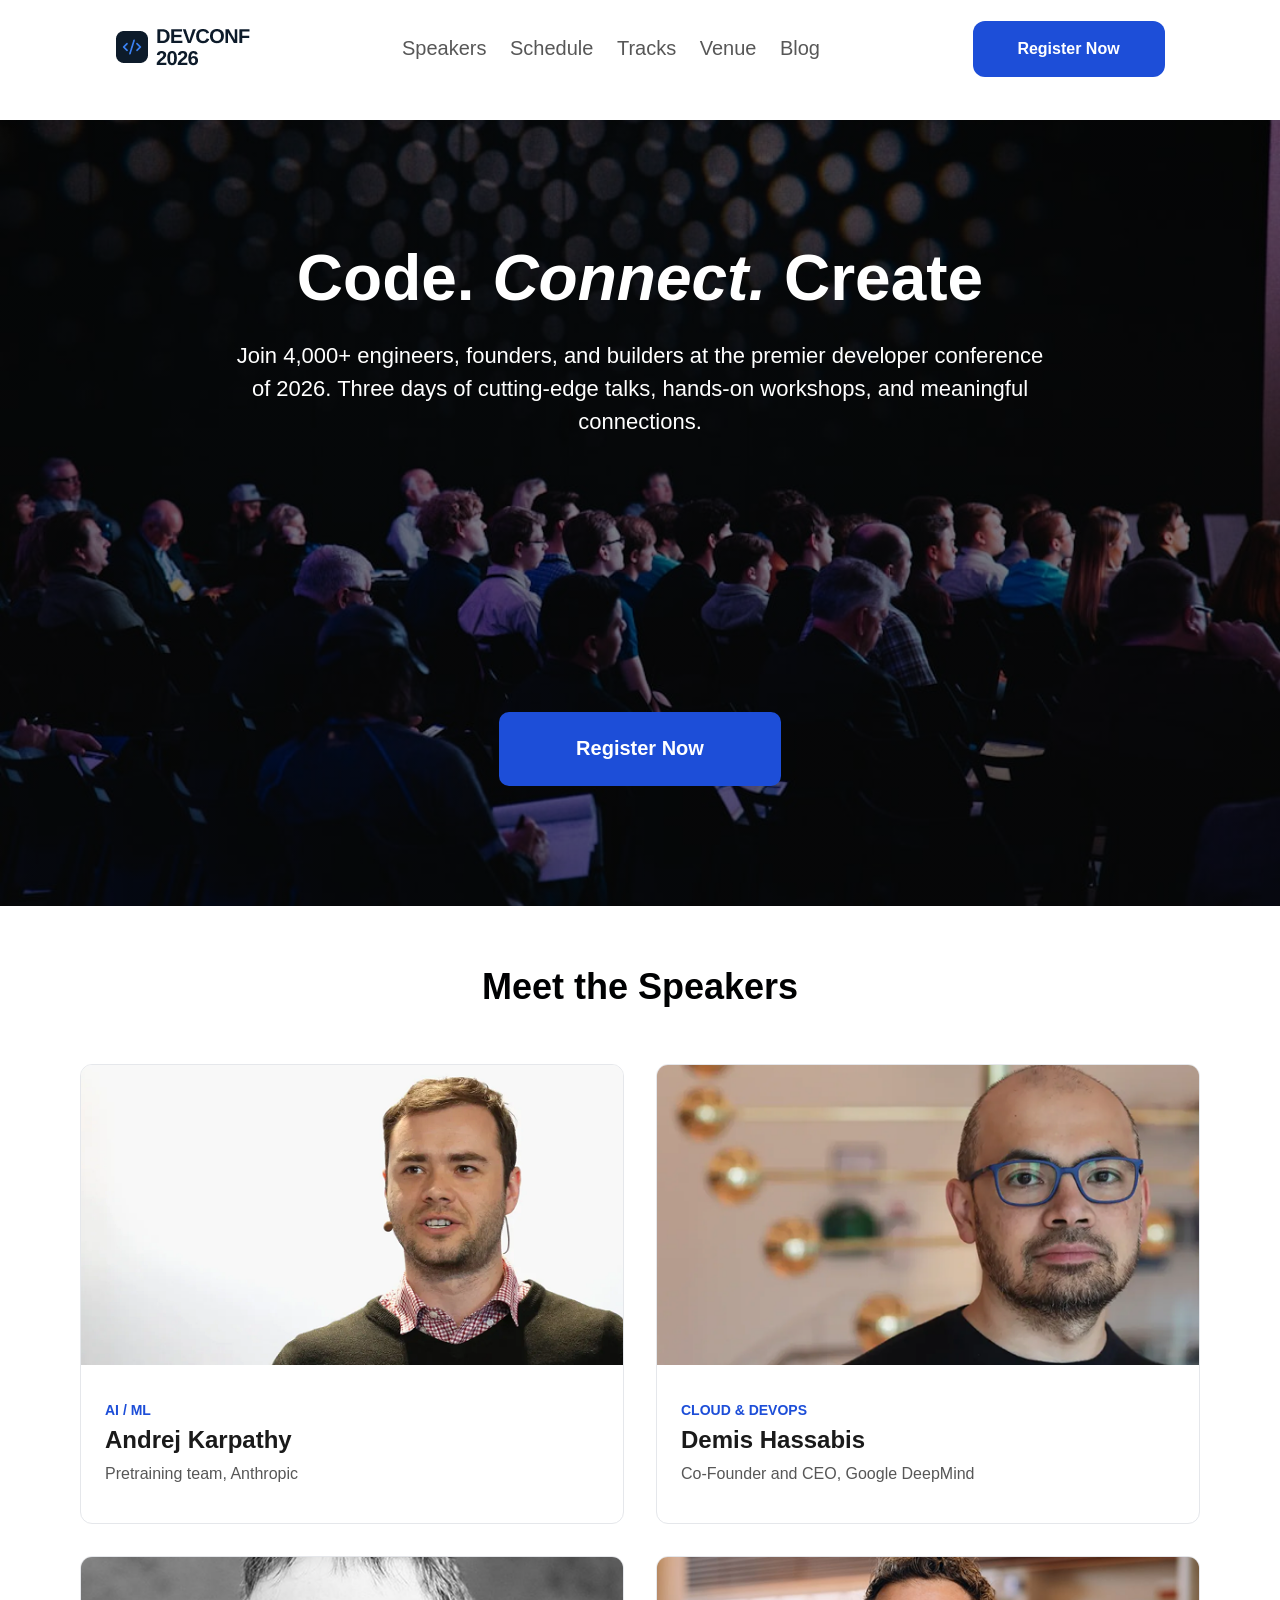
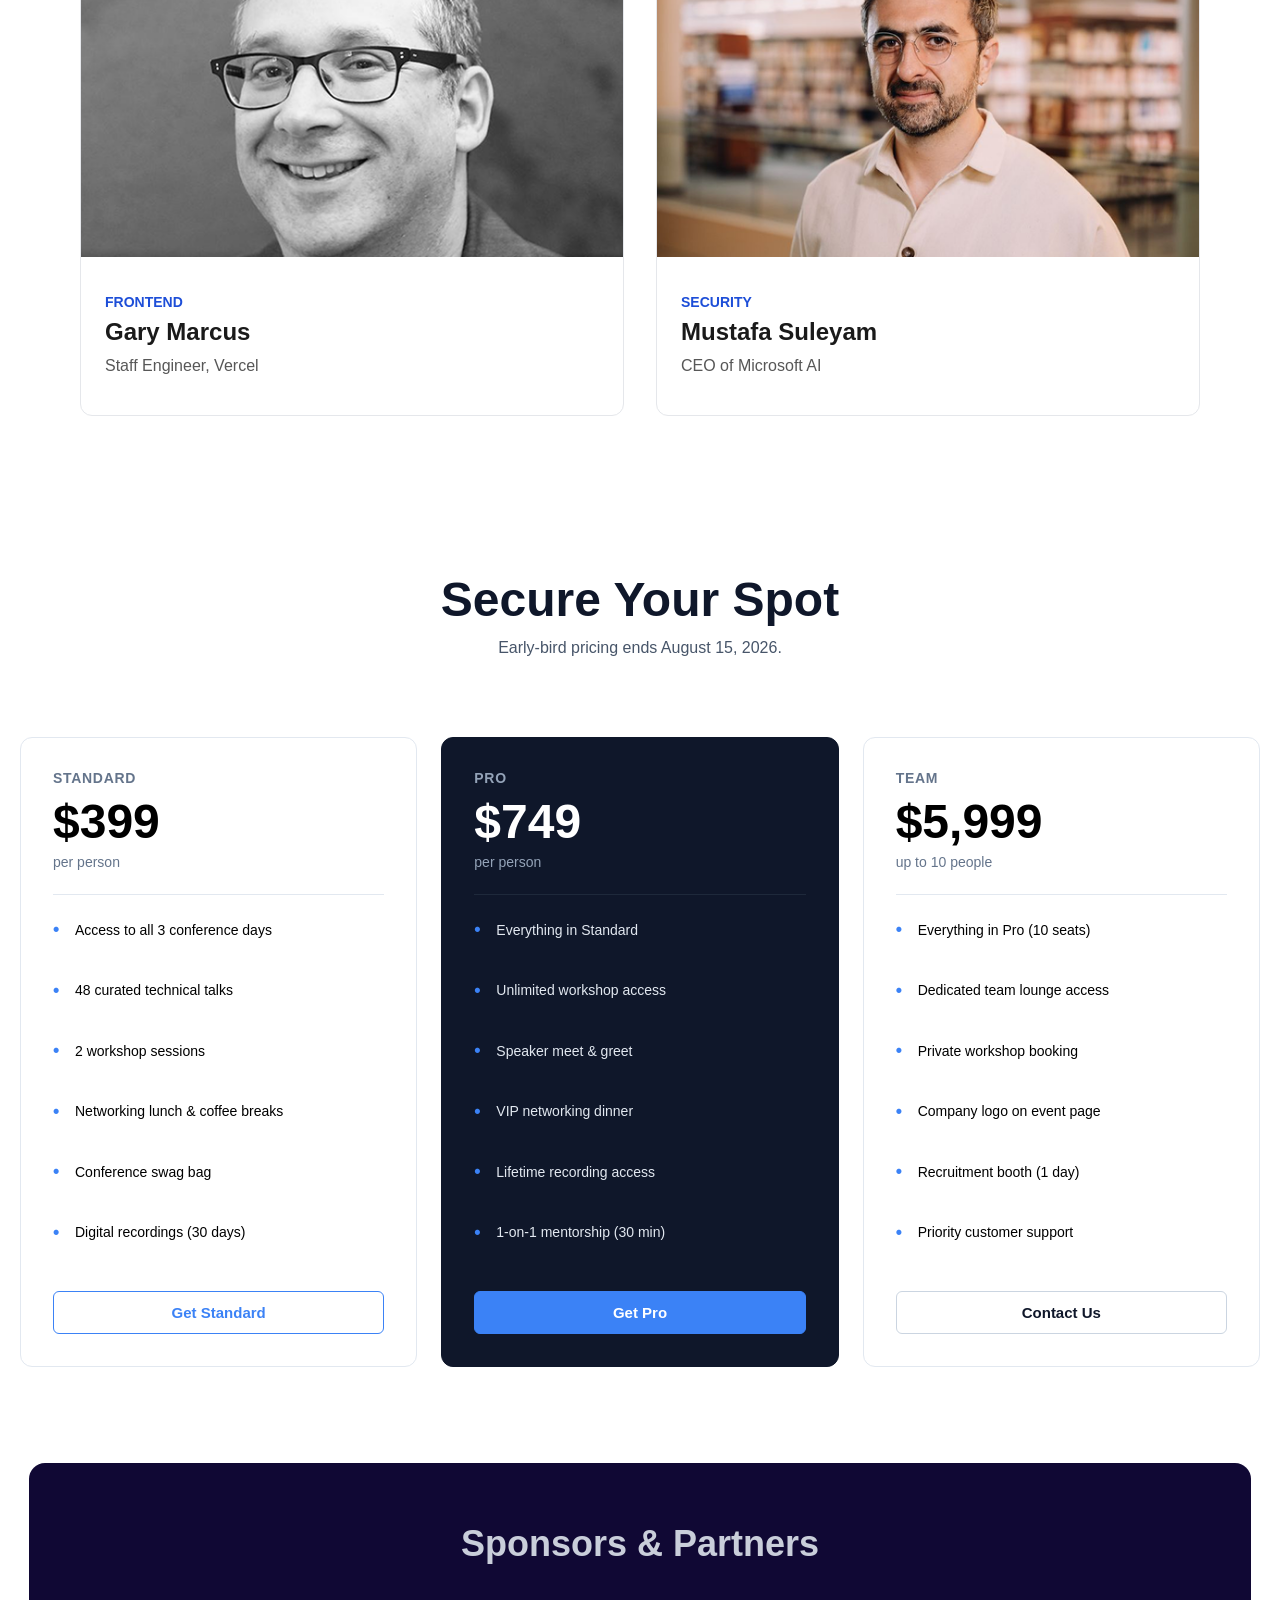
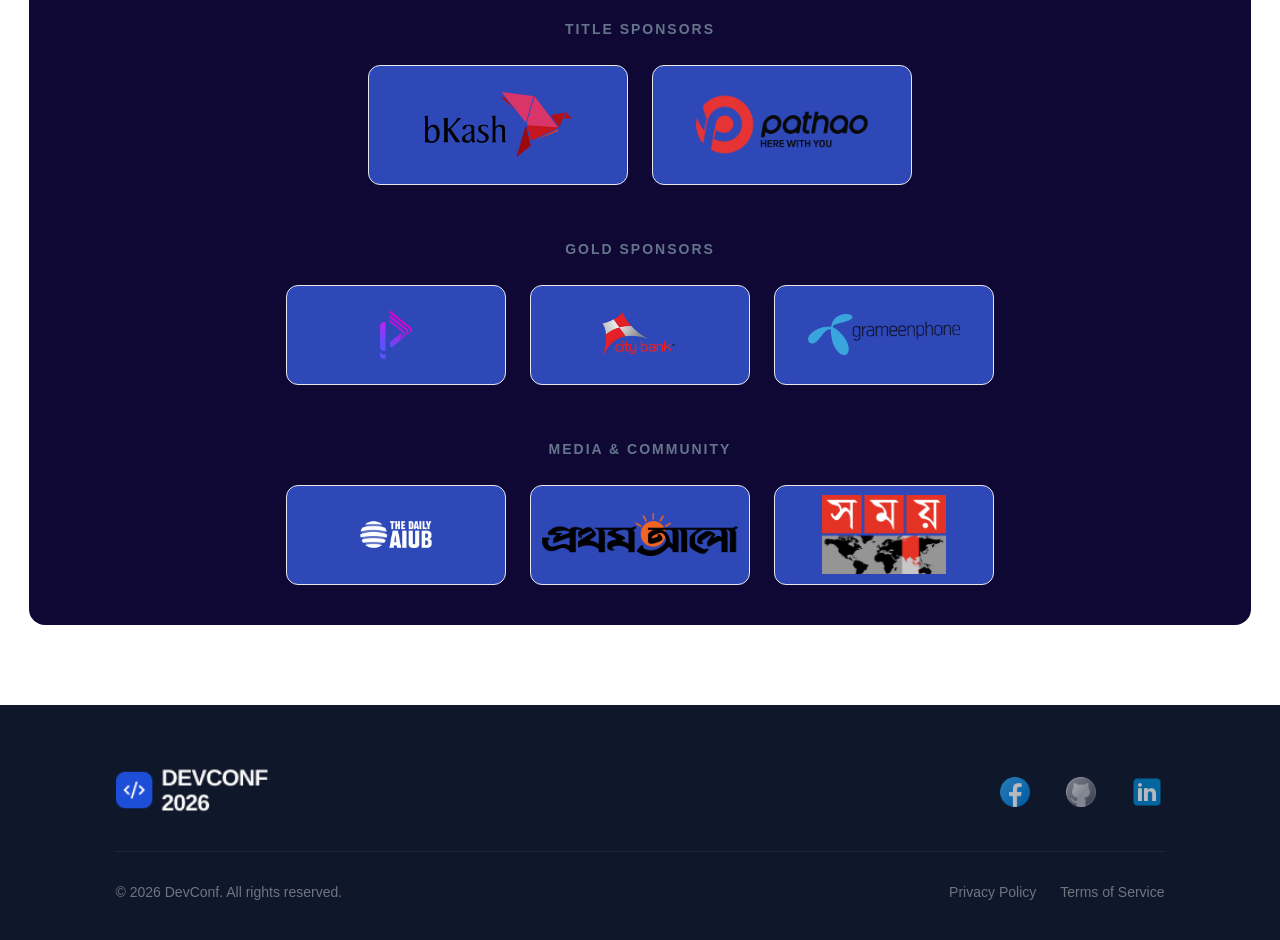
<file: index.html>
<!DOCTYPE html>
<html lang="en">
<head>
    <meta charset="UTF-8">
    <meta name="viewport" content="width=device-width, initial-scale=1.0">
    <title>Document</title>
    <link rel="stylesheet" href="./style.css">
</head>
<body>
    <header>
        <section>
        <nav>
            <div class="logo">
                <img src="./assets/logo.png" alt="Devconf 2026 Logo">
            </div>
            <div>
            <ul class="nav-links">
                <li><a href="#">Speakers</a></li>
                <li><a href="#">Schedule</a></li>
                <li><a href="#">Tracks</a></li>
                <li><a href="#">Venue</a></li>
                <li><a href="#">Blog</a></li>
            </ul>
        </div>
        <div>
            <button class="register-btn">Register Now</button>
        </div>
        </nav>
        </section>
    </header>
    <!--banner-->
    <main>
        <section class="banner">
            <div class="banner-content">
                <h1>Code. <span class="italic-text">Connect.</span>
                <span class="create-text">Create</span>
            </h1>
                <p>Join 4,000+ engineers, founders, 
                and builders at the premier developer 
                conference of 2026. Three days of cutting-edge
                talks, hands-on workshops, and meaningful 
                connections.</p>
                <button class="register-btn">Register Now</button>
            </div>

        </section>
    </main>
    <!--meet the speakers-->
    <section>
        <h2>Meet the Speakers</h2>
        <div class="Speaker-grid">
            <!--card 1-->
            <div class="speaker-card">
                <img src="./assets/andrej.png" alt="Speaker 1">
                <div class="speaker-info">
                    <span class="track">AI / ML</span>
                    <h3 class="speaker-name">Andrej Karpathy</h3>
                    <p class="speaker-title">Pretraining team, Anthropic</p>
                </div>
            </div>
            <!--card 2-->
            <div class="speaker-card">
                <img src="./assets/demis.png" alt="Speaker 2">
                <div class="speaker-info">
                    <span class="track">CLOUD & DEVOPS</span>
                    <h3 class="speaker-name">Demis Hassabis</h3>
                    <p class="speaker-title">Co-Founder and CEO, Google DeepMind</p>
                    </div>

            </div>
            <!--card 3-->
            <div class="speaker-card">
                <img src="./assets/gary.png" alt="Speaker 3">
                <div class="speaker-info">
                    <span class="track">FRONTEND</span>
                    <h3 class="speaker-name">Gary Marcus</h3>
                    <p class="speaker-title">Staff Engineer, Vercel</p>
                </div>
                </div>
            <!--card 4-->
            <div class="speaker-card">
                <img src="./assets/mustafa.png" alt="Speaker 4">
                <div class="speaker-info">
                    <span class="track">SECURITY</span>
                    <h3 class="speaker-name">Mustafa Suleyam</h3>
                    <p class="speaker-title">CEO of Microsoft AI</p>
                </div>
            </div>
        </div>


    </section>

    <!--secure spot section-->

    <section class="pricing-section">
        <div class="pricing-header">
            <h2>
                Secure Your Spot
            </h2>
            <p>
                Early-bird pricing ends August 15, 2026.
            </p>
            </div>

            <div class="pricing-cards">
                <div class="card">
                <!--standard-->
                <div class="plan-name">STANDARD</div>
                <div class="plan-price">$399</div>
                <div class="plan-subtitle">per person</div>
                <hr class="divider">
                <ul class="features">
                    <li>Access to all 3 conference days</li>
                    <li>48 curated technical talks</li>
                    <li>2 workshop sessions</li>
                    <li>Networking lunch & coffee breaks</li>
                    <li>Conference swag bag</li>
                    <li>Digital recordings (30 days)</li>

                </ul>
                <button type="button" class="btn btn-standard">Get Standard</button>
                </div>

            <!--pro plan-->
            <div class="card pro">
                <div class="plan-name">PRO</div>
                <div class="plan-price">$749</div>
                <div class="plan-subtitle">per person</div>
                <hr class="divider">
                <ul class="features">
                <li>Everything in Standard</li>
                <li>Unlimited workshop access</li>
                <li>Speaker meet & greet</li>
                <li>VIP networking dinner</li>
                <li>Lifetime recording access</li>
                <li>1-on-1 mentorship (30 min)</li>

                </ul>
                <button type="button" class="btn btn-pro">Get Pro</button>


            </div>

            <!--team plan-->
            <div class="card">
                <div class="plan-name">TEAM</div>
                <div class="plan-price">$5,999</div>
                <div class="plan-subtitle">up to 10 people</div>
                <hr class="divider">
                <ul class="features">
                    <li>Everything in Pro (10 seats)</li>
                    <li>Dedicated team lounge access</li>
                    <li>Private workshop booking</li>
                    <li>Company logo on event page</li>
                    <li>Recruitment booth (1 day)</li>
                    <li>Priority customer support</li>

                </ul>
                <button type="button" class="btn btn-team">Contact Us</button>
            </div>
        </div>
    </section>

    <!--Sporsors & Partners -->
    <section class="sponsors">
        <h2>Sponsors & Partners</h2>

        <!--title sponsors-->
        <div class="sponsor-tier">
            <h3 class="tier-title">Title Sponsors</h3>
            <div class="sponsor-grid title-sponsors">
                <div class="sponsor-card bkash-card">
                    <img src="./assets/bkash-logo.png" alt="bKash">

                </div>
                <div class="sponsor-card pathao-card">
                    <img src="./assets/pathao-logo.png" alt="bKash">

                </div>

            </div>

        </div>

        <!--gold-->

        <div class="sponsor-tier">
            <h3 class="tier-title">Gold Sponsors</h3>
            <div class="sponsor-grid gold-sponsors">
                <div class="sponsor-card gold-card">
                     <img src="./assets/ph-logo.png" alt="bKash">
                    </div>
                <div class="sponsor-card gold-card">
                    <img src="./assets/citybank-logo.png" alt="bKash">
                </div>
                <div class="sponsor-card gold-card">
                    <img src="./assets/gp-logo.png" alt="bKash">
                </div>

            </div>

        </div>

        <!--media & communityu-->
        <div class="sponsor-tier">
            <h3 class="tier-title">Media & Community</h3>
            <div class="sponsor-grid media-sponsors">
                <div class="sponsor-card media-card-blue">
                    <img class="dailyaiub-logo" src="./assets/dailyaiub-logo.png" alt="da">
                </div>
                <div class="sponsor-card media-card-dashed">
                    <img class="pa-logo" src="./assets/pa-logo.png" alt="PA">
                </div>
                <div class="sponsor-card media-card-dashed">
                    <img class="pa-logo" src="./assets/somoytv-logo.png" alt="st">
                </div>

            </div>

        </div>

    </section>

    <!--footer section-->
    <footer>
        <div class="site-footer">
            <div class="footer-top">
                <div class="footer-logo">
                    <img src="./assets/footer-logo.png" alt="Devconf 2026 Logo">
                    </div>
                    <div class="social-icons">
                        <img src="./assets/fb-logo.png" alt="fb">
                        <img src="./assets/github-logo.png" alt="fb">
                        <img src="./assets/linkdin-logo.png" alt="fb">
                        </div>
                    </div>
                    <hr class="footer-divider">

                    <div class="footer-bottom">
                        <p class="copyright">&copy; 2026 DevConf. All rights reserved. </p>
                        <div class="footer-legal">
                            <span>Privacy Policy</span>   
                            <span>Terms of Service</span>                   
                        </div>

                    </div>

                </div>

            </div>

        </div>
    </footer>

    
</body>
</html>
</file>
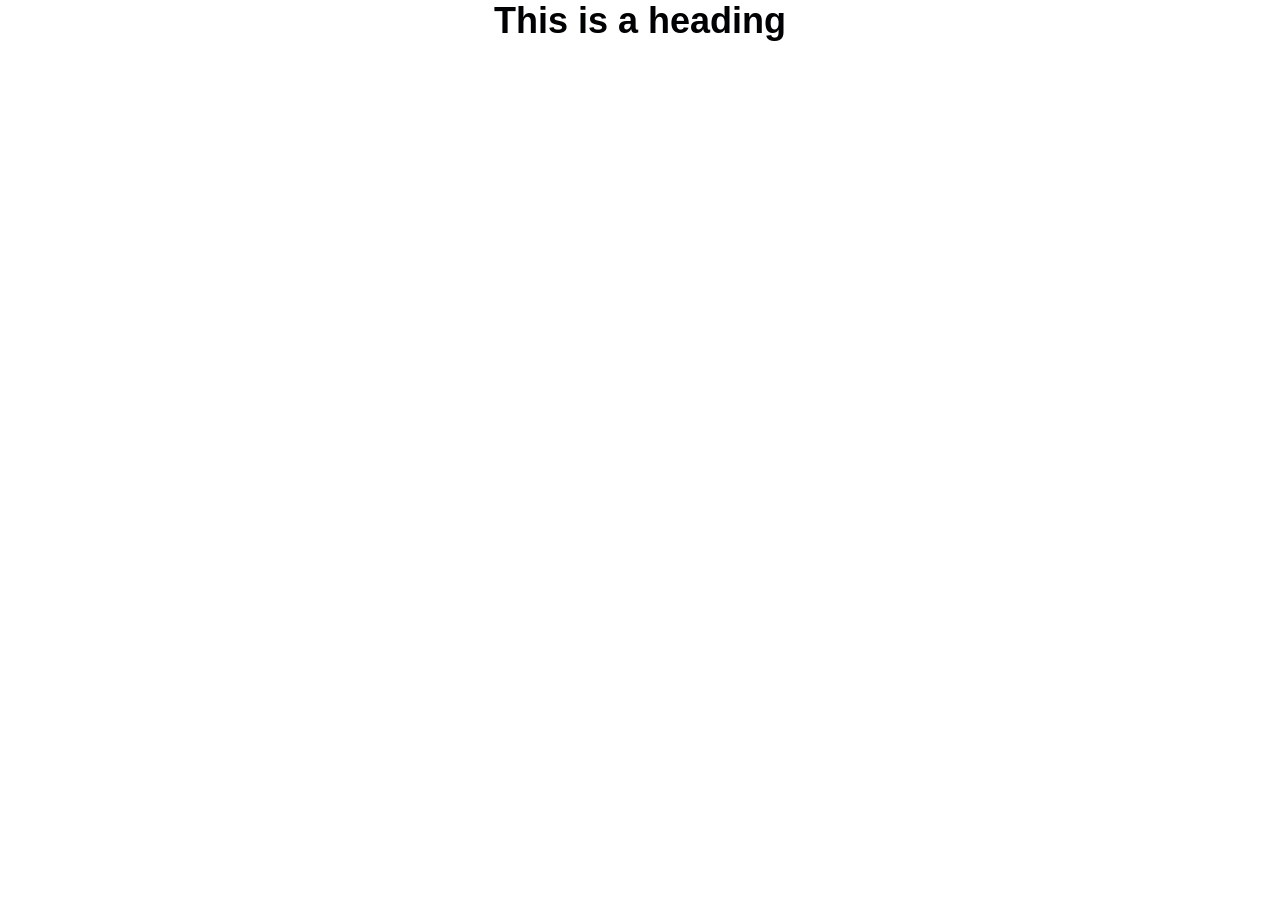
<file: A01.html>
<!DOCTYPE html>
<html lang="en">
<head>
    <meta charset="UTF-8">
    <meta name="viewport" content="width=device-width, initial-scale=1.0">
    <title>Document</title>
    <link rel="stylesheet" href="./style.css">
</head>
<body>
    <h2>This is a heading</h2>
</body>
</html>
</file>
<file: style.css>
* {
    margin: 0;
    padding: 0;
    box-sizing: border-box;
}
body {
    font-family: 'Inter', sans-serif;
}
nav{
    
    position: fixed;
    top: 0;
    left: 0;
    width: 100%;
    z-index: 1000; 
    box-sizing: border-box;
    background-color: #ffffff;
    display: flex;
    justify-content: space-between;
    align-items: center;
    padding: 23.5px 115.5px 24.5px 115.5px;
    height: 98px;

}
.nav-links a{
    color: #575757;
    text-decoration: none;
    font-size: 20px;
}
ul{
    display: flex;
    justify-content: space-between;
    list-style-type: none;
    gap: 23.5px;
}
.register-btn{
    background-color: #1d4ed8;
    color: #ffffff;
    display: flex;
    justify-content: center;
    align-items: center;
    border-radius: 12px;
    width: 192px;
    height: 56px;
    border: none;
    font-size: 16px;
    font-weight: bold;
    font-family: sans-serif;
    cursor: pointer;
}
/* hero banner */
.banner{
    margin-top: 98x;
    background-image: linear-gradient(rgba(0, 0, 0, 0.5), rgba(0, 0, 0, 0.5)), url('./assets/banner.jpg');
    background-size: cover;
    background-position: center;
    background-repeat: no-repeat;
    width: 100%;
    height:786px;
    
    display: flex;
    justify-content: center;
    align-items: center;
    text-align: center;
}
.banner-content h1{
    color:#ffffff;
    font-size: 64px;
    font-family: sans-serif;
    margin: 0;
}
.banner-content p{
    color:#ffffff;
    font-size: 22px;
    line-height: 1.5;
    font-family: Inter, sans-serif;
    margin: 0;
    max-width: 829px;
}
.italic-text{
    font-style: italic;
}
.banner-content .register-btn {
    width: 282px;
    height: 74px;
    background-color: #1d4ed8;
    color: #ffffff;
    border-radius: 10px;
    border: none;
    font-size: 20px;
    font-weight: bold;
    cursor: pointer;
    font-family: sans-serif;
    display: flex;
    justify-content: center;
    align-items: center;


    margin-top: 250px;
}
.banner-content{
    width: 830px;
    display: flex;
    flex-direction: column;
    justify-content: center;
    align-items: center;
    text-align: center;
    gap: 24px;
}
/* meet the speakers */

section{
    max-width: 1440px;
    margin: 0 auto;
    padding: 60px 80px;
}

h2 {
    text-align: center;
    font-size: 36px;
    font-weight: bold;
    color: #000102;
    margin-bottom: 56px;
    font-family: sans-serif;
}

/*2x2 grid */
.Speaker-grid {
    display: grid;
    grid-template-columns: repeat(2, 1fr);
    gap: 32px;
    justify-items: center;
}
.speaker-card {
    width: 100%;
    max-width: 644px;
    height: 460px;
    background-color: #ffffff;
    border: 1px solid #e5e7eb;
    border-radius: 12px;
    overflow: hidden;
    display: flex;
    flex-direction: column;
}
.speaker-card img {
    width: 100%;
    height: 300px;
    object-fit: cover;
    display: block;
}
.speaker-info {
    padding: 24px;
    font-family: sans-serif;
    display: flex;
    flex-direction: column;
    justify-content: center;
    flex-grow: 1;
}
.track {
    display: block;
    font-size: 14px;
    font-weight: bold;
    color: #1d4ed8;
    text-transform: uppercase;
    letter-spacing: 0.5;
    margin-bottom: 8px;
}
.speaker-name {
    margin: 0 0 8px 0;
    font-size: 24px;
    font-weight: bold;
    color: #1a1a1a;
}
.speaker-title{
    margin: 0;
    font-size: 16px;
    color: #575757;
    line-height: 1.5;

}


.pricing-section{
    max-width: 1320px;
    margin: 0 auto;
    padding: 96px 20px;
    text-align: center;

}
.pricing-header h2{
    font-size: 48px;
    font-weight: 700;
    margin: 0 0 12px 0;
    color: #0f172a;

}
.pricing-header p{
    font-size: 16px;
    color: #475569;
    margin: 0 0 80px 0;

}
.pricing-cards {
    display: flex;
    flex-direction: column;
    gap: 24px;
    justify-content: center;
    align-items: stretch;
}
@media (min-width: 768px) {
    .pricing-cards {
        flex-direction: row;
    }
}

.card {
    background: #ffffff;
    border: 1px solid #e2e8f0;
    border-radius: 12px;
    padding: 32px;
    flex: 1;
    max-width: 400px;
    margin: 0 auto;
    text-align: left;
    display: flex;
    flex-direction: column;
}

/*  Pro Card */
.card.pro {
    background: #0f172a;
    color: #ffffff;
    border-color: #0f172a;
}

.plan-name {
    font-size: 14px;
    font-weight: 600;
    text-transform: uppercase;
    letter-spacing: 0.05em;
    color: #64748b;
    margin-bottom: 12px;
}
.card.pro .plan-name {
    color: #94a3b8;
}

.plan-price {
    font-size: 48px;
    font-weight: 700;
    margin: 0;
    line-height: 1;
}

.plan-subtitle {
    font-size: 14px;
    color: #64748b;
    margin-top: 8px;
    margin-bottom: 24px;
}
.card.pro .plan-subtitle {
    color: #94a3b8;
}

.divider {
    height: 1px;
    background: #e2e8f0;
    margin: 0 0 24px 0;
    border: none;
}
.card.pro .divider {
    background: #1e293b;
}

/* Feature Lists */
.features {
    list-style: none;
    padding: 0;
    margin: 0 0 32px 0;
    flex-grow: 1;
    display: flex;
    flex-direction: column;
}
.features li {
    font-size: 14px;
    margin-bottom: 16px;
    display: flex;
    align-items: center;
}
.features li::before {
    content: "•";
    color: #3b82f6;
    font-size: 18px;
    font-weight: bold;
    display: inline-block;
    width: 1em;
    margin-right: 4px;
}
.card.pro .features li {
    color: #e2e8f0;
}

.btn {
    display: block;
    width: 100%;
    padding: 12px 0;
    text-align: center;
    border-radius: 6px;
    font-weight: 600;
    font-size: 15px;
    cursor: pointer;
    text-decoration: none;
}
.btn-standard {
    background: #ffffff;
    color: #3b82f6;
    border: 1px solid #3b82f6;
}
.btn-pro {
    background: #3b82f6;
    color: #ffffff;
    border: 1px solid #3b82f6;
}
.btn-team {
    background: #ffffff;
    color: #0f172a;
    border: 1px solid #cbd5e1;
}
.btn-team:hover {
    background: #f8fafc;
}
/* ---Sponsors & Partners Section-- */

.sponsors {
    width: 95.4%;
    max-width: 1479px;
    margin: 0 auto 80px auto;
    padding: 60px 16px 40px;
    background-color: #100834;
    border-radius: 16px;
    text-align: center;
}

/* Section Heading */

.sponsors h2 {
    font-size: 36px;
    font-weight: 700;
    color: #c9ceda;
    margin-bottom: 56px;
    font-family: sans-serif;
}

/* Sponsor Tier */

.sponsor-tier {
    margin-bottom: 56px;
}

.sponsor-tier:last-child {
    margin-bottom: 0;
}

.tier-title {
    font-size: 14px;
    font-weight: 700;
    color: #64748b;
    text-transform: uppercase;
    letter-spacing: 2px;
    margin-bottom: 28px;
    font-family: sans-serif;
}

/* Sponsor Grid */

.sponsor-grid {
    display: flex;
    justify-content: center;
    align-items: center;
    gap: 24px;
    flex-wrap: wrap;
}

/* Sponsor Card */

.sponsor-card {
    display: flex;
    justify-content: center;
    align-items: center;
    width: 220px;
    height: 100px;
    background: #2f48b8;
    border: 1px solid #e5e7eb;
    border-radius: 12px;
    transition: all .3s ease;
}

/* Logo */

.sponsor-card img {
    max-width: 70%;
    max-height: 50px;
    object-fit: contain;
}

/* Title Sponsors */

.title-sponsors .sponsor-card {
    width: 260px;
    height: 120px;
}

.title-sponsors .sponsor-card img {
    max-width: 75%;
    max-height: 65px;
}

/* -- Gold Sponsors-- */

.gold-card {
    width: 220px;
    height: 100px;
}

/*-- Media & Community-- */

.media-card-blue,
.media-card-dashed {
    width: 220px;
    height: 100px;
}

.media-sponsors .sponsor-card img {
    max-width: 90%;
    max-height: 80px;
    width: auto;
    height: auto;
}
.dailyaiub-logo{
    max-width: 95%;
    max-height: 90px;
    width: auto;
    height: auto;
}



/* --- Footer Section --- */
.site-footer {
    background-color: #0f172a; 
    padding: 60px 115.5px 40px 115.5px;
    font-family: 'Inter', sans-serif;
}

.footer-top {
    display: flex;
    justify-content: space-between;
    align-items: center;
    margin-bottom: 32px;
}

.footer-logo img {
    height: 50px; 
    
}

.social-icons {
    display: flex;
    gap: 30px;
    cursor: pointer;
}

.social-icons img {
    width: 36px;
    height: 36px;
    opacity: 0.7;
    transition: opacity 0.3s ease;
}

.footer-divider {
    border: none;
    height: 1px;
    background-color: #1e293b;
    margin: 0 0 32px 0;
}

.footer-bottom {
    display: flex;
    justify-content: space-between;
    align-items: center;
}

.copyright {
    color: #ffffff;
    opacity: 0.4;
    font-size: 14px;
    margin: 0;
}

.footer-legal {
    display: flex;
    gap: 24px;
}

.footer-legal span {
    color:#ffffff;
    opacity: 0.4;
    font-size: 14px;
    cursor: pointer;
}
</file>
